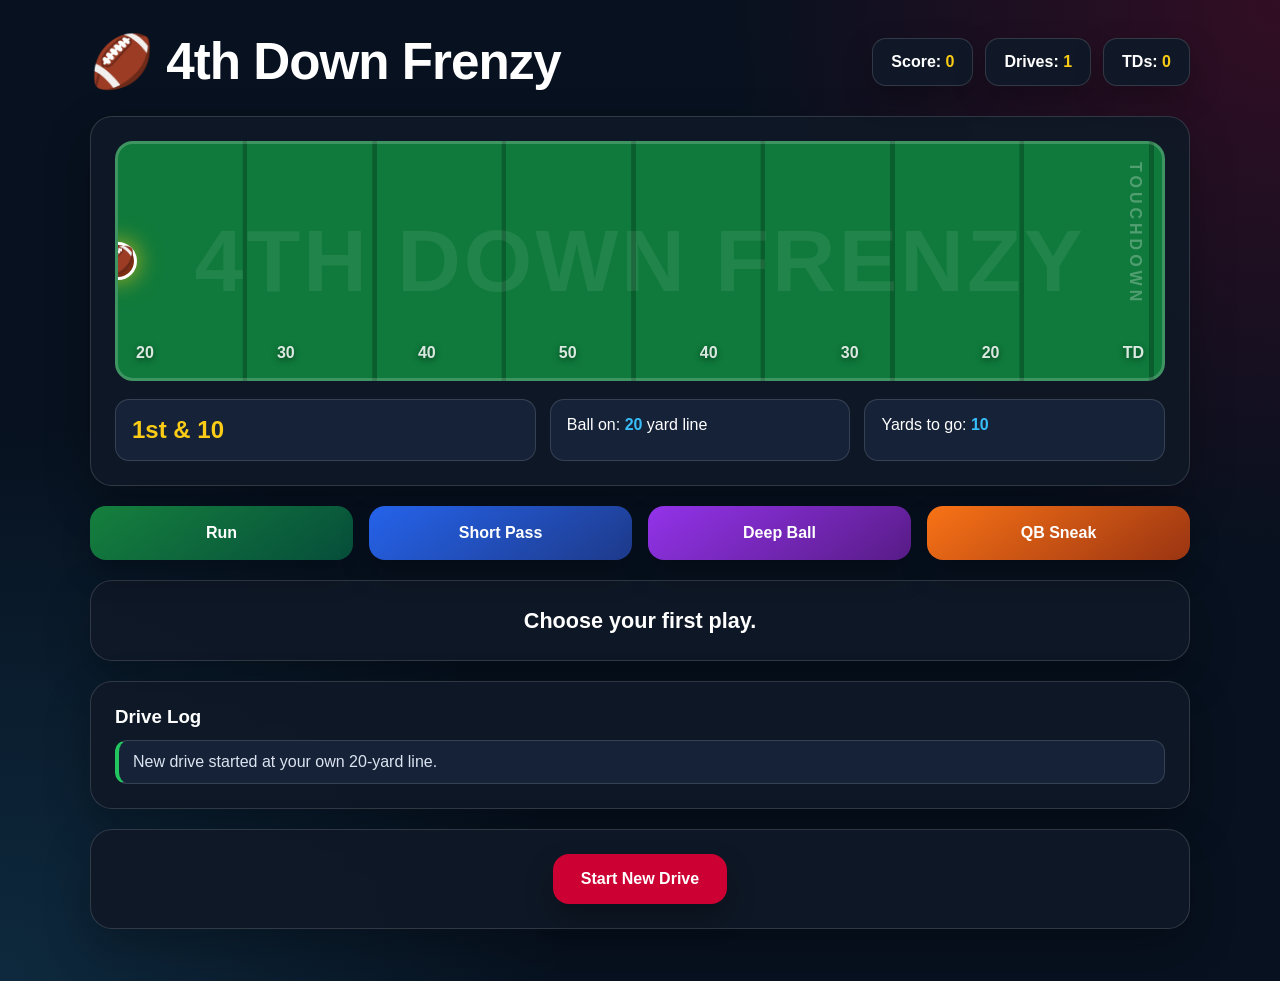
<file: ISCAPP/index.html>
<!DOCTYPE html>
<html lang="en">
<head>
  <meta charset="UTF-8">
  <meta name="viewport" content="width=device-width, initial-scale=1.0">
  <title>4th Down Frenzy</title>

  <link rel="stylesheet" href="style.css">
</head>

<body>

<div class="game-container">

  <!-- HEADER -->
  <header class="game-header">
    <h1>🏈 4th Down Frenzy</h1>

    <div class="scoreboard">
      <div>Score: <span id="score">0</span></div>
      <div>Drives: <span id="drives">0</span></div>
      <div>TDs: <span id="touchdowns">0</span></div>
    </div>
  </header>

  <!-- FIELD -->
  <section class="field-container">

    <div class="field">
      <div id="yardMarker" class="yard-marker"></div>

      <!-- Yard Labels -->
      <div class="yard-lines">
        <span>20</span>
        <span>30</span>
        <span>40</span>
        <span>50</span>
        <span>40</span>
        <span>30</span>
        <span>20</span>
        <span>TD</span>
      </div>
    </div>

    <div class="field-info">
      <h2 id="downDisplay">1st & 10</h2>
      <p>Ball on: <span id="yardLine">20</span> yard line</p>
      <p>Yards to go: <span id="yardsToGo">10</span></p>
    </div>

  </section>

  <!-- PLAY CONTROLS -->
  <section class="controls">

    <button class="play-btn run" data-play="run">Run</button>
    <button class="play-btn short" data-play="shortPass">Short Pass</button>
    <button class="play-btn deep" data-play="deepBall">Deep Ball</button>
    <button class="play-btn sneak" data-play="qbSneak">QB Sneak</button>

  </section>

  <!-- RESULT DISPLAY -->
  <section class="result-section">
    <h3 id="playResult">Start your drive.</h3>
  </section>

  <!-- DRIVE LOG -->
  <section class="log-section">
    <h3>Drive Log</h3>
    <div id="log"></div>
  </section>

  <!-- NEW DRIVE BUTTON -->
  <section class="reset-section">
    <button id="newDriveBtn">Start New Drive</button>
  </section>

</div>

<script src="script.js"></script>

</body>
</html>
</file>
<file: ISCAPP/style.css>
:root {
  --bg: #07111f;
  --panel: #101827;
  --panel-2: #162238;
  --field: #0f7a3b;
  --field-dark: #0a5d2d;
  --accent: #cc0033;
  --accent-2: #ff3b67;
  --gold: #facc15;
  --blue: #38bdf8;
  --green: #22c55e;
  --red: #ef4444;
  --text: #ffffff;
  --muted: #9ca3af;
  --border: rgba(255, 255, 255, 0.14);
}

* {
  margin: 0;
  padding: 0;
  box-sizing: border-box;
}

body {
  background:
    radial-gradient(circle at top right, rgba(204, 0, 51, 0.22), transparent 35%),
    radial-gradient(circle at bottom left, rgba(56, 189, 248, 0.14), transparent 35%),
    var(--bg);
  color: var(--text);
  font-family: Arial, Helvetica, sans-serif;
  min-height: 100vh;
}

.game-container {
  width: min(1100px, calc(100% - 32px));
  margin: 0 auto;
  padding: 32px 0;
}

.game-header {
  display: flex;
  justify-content: space-between;
  align-items: center;
  gap: 22px;
  margin-bottom: 24px;
}

.game-header h1 {
  font-size: clamp(2rem, 4vw, 3.5rem);
  letter-spacing: -1px;
}

.scoreboard {
  display: flex;
  gap: 12px;
  flex-wrap: wrap;
}

.scoreboard div {
  background: var(--panel);
  border: 1px solid var(--border);
  padding: 14px 18px;
  border-radius: 14px;
  font-weight: 800;
  box-shadow: 0 12px 30px rgba(0,0,0,0.25);
}

.scoreboard span {
  color: var(--gold);
}

.field-container,
.result-section,
.log-section,
.reset-section {
  background: rgba(16, 24, 39, 0.92);
  border: 1px solid var(--border);
  border-radius: 22px;
  padding: 24px;
  margin-bottom: 20px;
  box-shadow: 0 18px 45px rgba(0,0,0,0.28);
}

.field {
  position: relative;
  height: 240px;
  border-radius: 18px;
  overflow: hidden;
  border: 3px solid rgba(255,255,255,0.2);
  background:
    repeating-linear-gradient(
      90deg,
      var(--field) 0%,
      var(--field) 11.9%,
      var(--field-dark) 12%,
      var(--field-dark) 12.4%
    );
}

.field::before {
  content: "4TH DOWN FRENZY";
  position: absolute;
  inset: 0;
  display: grid;
  place-items: center;
  font-size: clamp(2rem, 7vw, 5.5rem);
  font-weight: 900;
  color: rgba(255,255,255,0.08);
  letter-spacing: 3px;
  pointer-events: none;
}

.field::after {
  content: "TOUCHDOWN";
  position: absolute;
  right: 18px;
  top: 18px;
  writing-mode: vertical-rl;
  text-orientation: mixed;
  font-weight: 900;
  color: rgba(255,255,255,0.28);
  letter-spacing: 4px;
}

.yard-marker {
  position: absolute;
  left: 0%;
  top: 50%;
  transform: translate(-50%, -50%);
  width: 38px;
  height: 38px;
  background: #7c2d12;
  border: 3px solid white;
  border-radius: 50%;
  box-shadow: 0 0 24px rgba(250, 204, 21, 0.75);
  transition: left 0.55s ease;
  z-index: 3;
}

.yard-marker::before {
  content: "🏈";
  position: absolute;
  inset: -6px;
  display: grid;
  place-items: center;
  font-size: 1.7rem;
}

.yard-lines {
  position: absolute;
  inset: auto 18px 16px 18px;
  display: flex;
  justify-content: space-between;
  color: rgba(255,255,255,0.85);
  font-weight: 900;
  text-shadow: 0 2px 6px rgba(0,0,0,0.5);
}

.field-info {
  display: grid;
  grid-template-columns: 1.4fr 1fr 1fr;
  gap: 14px;
  margin-top: 18px;
}

.field-info h2,
.field-info p {
  background: var(--panel-2);
  border: 1px solid var(--border);
  border-radius: 14px;
  padding: 16px;
}

.field-info h2 {
  color: var(--gold);
}

.field-info span {
  color: var(--blue);
  font-weight: 900;
}

.controls {
  display: grid;
  grid-template-columns: repeat(4, 1fr);
  gap: 16px;
  margin-bottom: 20px;
}

.play-btn,
#newDriveBtn {
  border: none;
  border-radius: 16px;
  padding: 18px;
  color: white;
  font-weight: 900;
  font-size: 1rem;
  cursor: pointer;
  transition: 0.2s;
  box-shadow: 0 14px 28px rgba(0,0,0,0.25);
}

.play-btn:hover,
#newDriveBtn:hover {
  transform: translateY(-3px);
}

.run {
  background: linear-gradient(145deg, #15803d, #064e3b);
}

.short {
  background: linear-gradient(145deg, #2563eb, #1e3a8a);
}

.deep {
  background: linear-gradient(145deg, #9333ea, #581c87);
}

.sneak {
  background: linear-gradient(145deg, #f97316, #9a3412);
}

.play-btn:disabled {
  opacity: 0.45;
  cursor: not-allowed;
  transform: none;
}

.result-section {
  text-align: center;
}

#playResult {
  font-size: 1.35rem;
  line-height: 1.45;
}

.log-section h3 {
  margin-bottom: 12px;
}

#log {
  max-height: 230px;
  overflow-y: auto;
  display: grid;
  gap: 10px;
}

.log-item {
  background: var(--panel-2);
  border: 1px solid var(--border);
  border-left: 4px solid var(--blue);
  padding: 12px 14px;
  border-radius: 12px;
  color: #dbe4f0;
}

.log-item.good {
  border-left-color: var(--green);
}

.log-item.bad {
  border-left-color: var(--red);
}

.log-item.td {
  border-left-color: var(--gold);
  background: rgba(250, 204, 21, 0.12);
}

.reset-section {
  text-align: center;
}

#newDriveBtn {
  background: var(--accent);
  padding: 16px 28px;
}

#newDriveBtn:hover {
  background: var(--accent-2);
}

/* Effects JS will trigger */
.big-play {
  animation: bigPlayFlash 0.55s ease;
}

.touchdown-glow {
  animation: touchdownGlow 1.1s ease;
}

.screen-shake {
  animation: shake 0.35s ease;
}

@keyframes bigPlayFlash {
  0% { box-shadow: 0 0 0 rgba(250, 204, 21, 0); }
  45% { box-shadow: 0 0 45px rgba(250, 204, 21, 0.75); }
  100% { box-shadow: 0 18px 45px rgba(0,0,0,0.28); }
}

@keyframes touchdownGlow {
  0% { filter: brightness(1); }
  45% { filter: brightness(1.75); box-shadow: 0 0 70px rgba(250,204,21,0.7); }
  100% { filter: brightness(1); }
}

@keyframes shake {
  0% { transform: translateX(0); }
  25% { transform: translateX(-7px); }
  50% { transform: translateX(7px); }
  75% { transform: translateX(-5px); }
  100% { transform: translateX(0); }
}

/* Confetti */
.confetti {
  position: fixed;
  top: -12px;
  width: 10px;
  height: 16px;
  background: var(--gold);
  z-index: 9999;
  animation: confettiFall 1.6s linear forwards;
}

@keyframes confettiFall {
  to {
    transform: translateY(110vh) rotate(720deg);
    opacity: 0;
  }
}

@media (max-width: 850px) {
  .game-header {
    flex-direction: column;
    align-items: flex-start;
  }

  .field-info {
    grid-template-columns: 1fr;
  }

  .controls {
    grid-template-columns: 1fr 1fr;
  }
}

@media (max-width: 520px) {
  .controls {
    grid-template-columns: 1fr;
  }

  .scoreboard {
    width: 100%;
  }

  .scoreboard div {
    flex: 1;
  }
}
</file>
